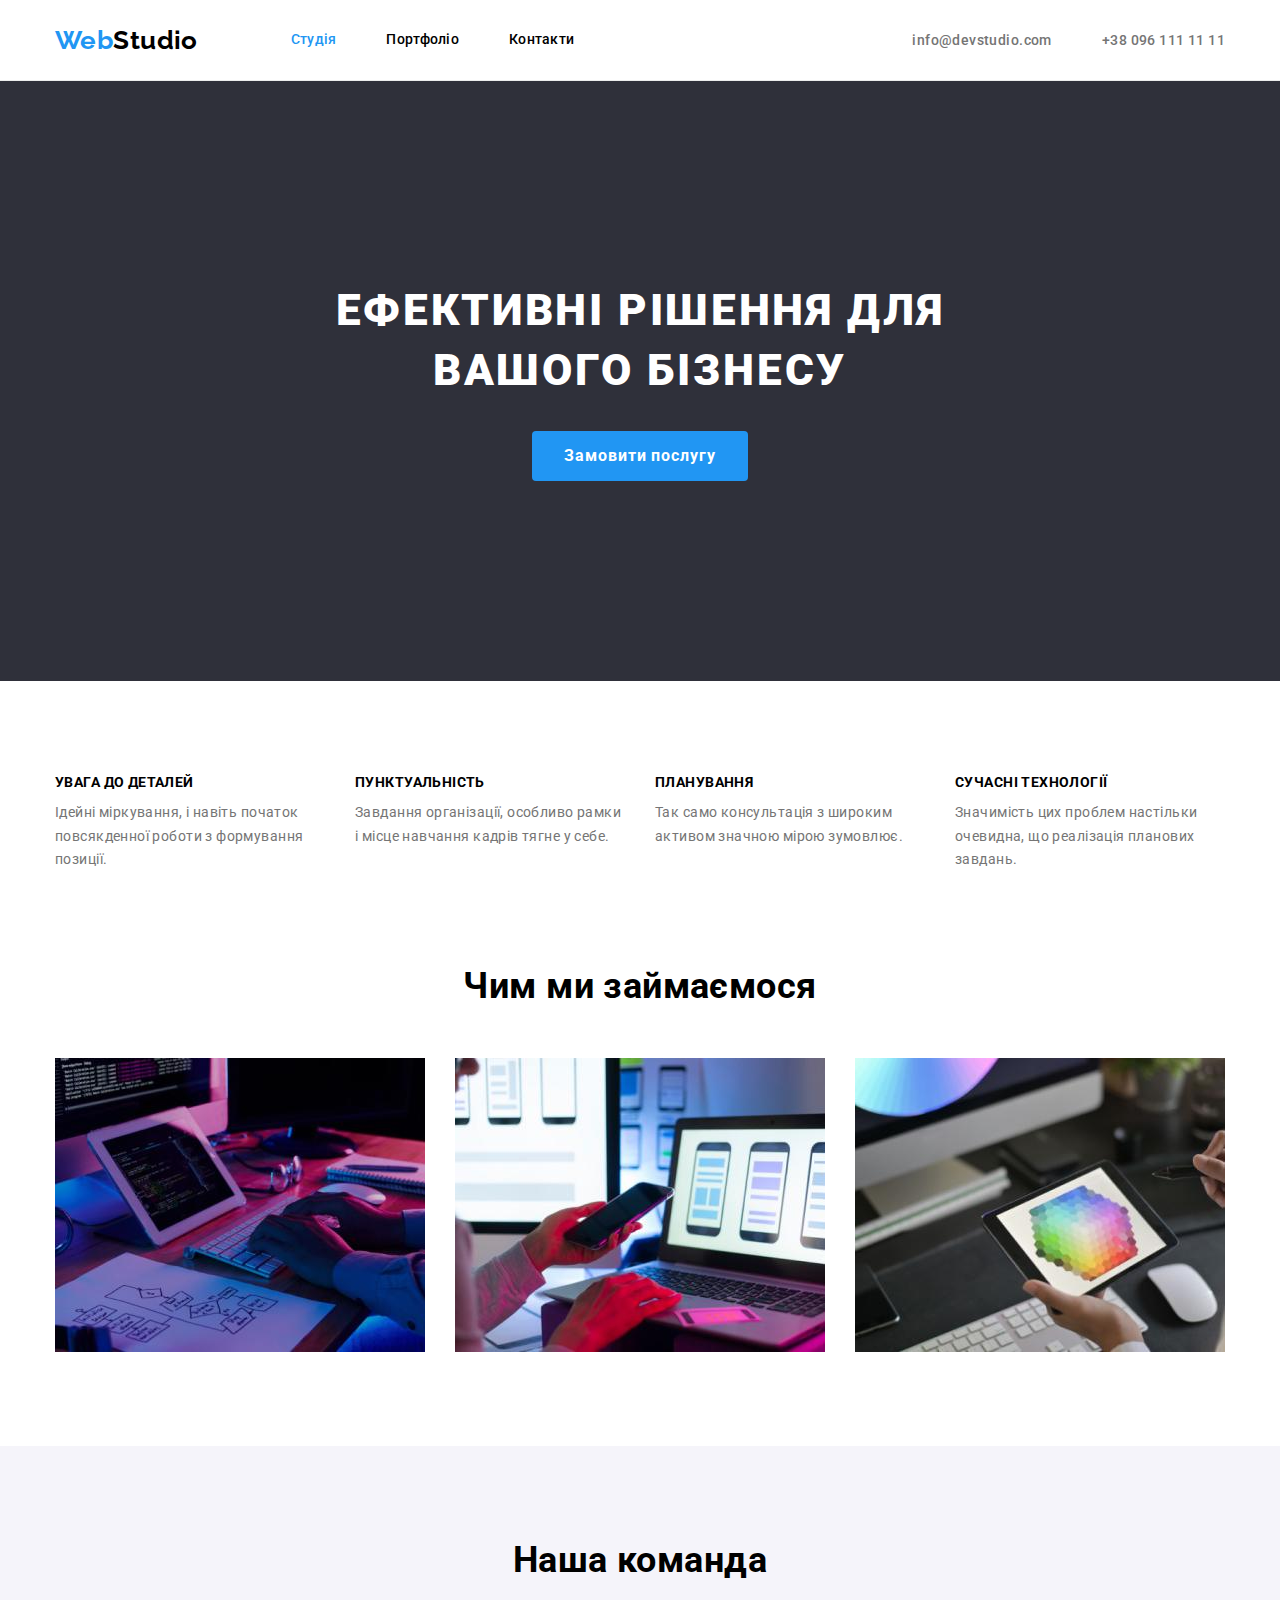
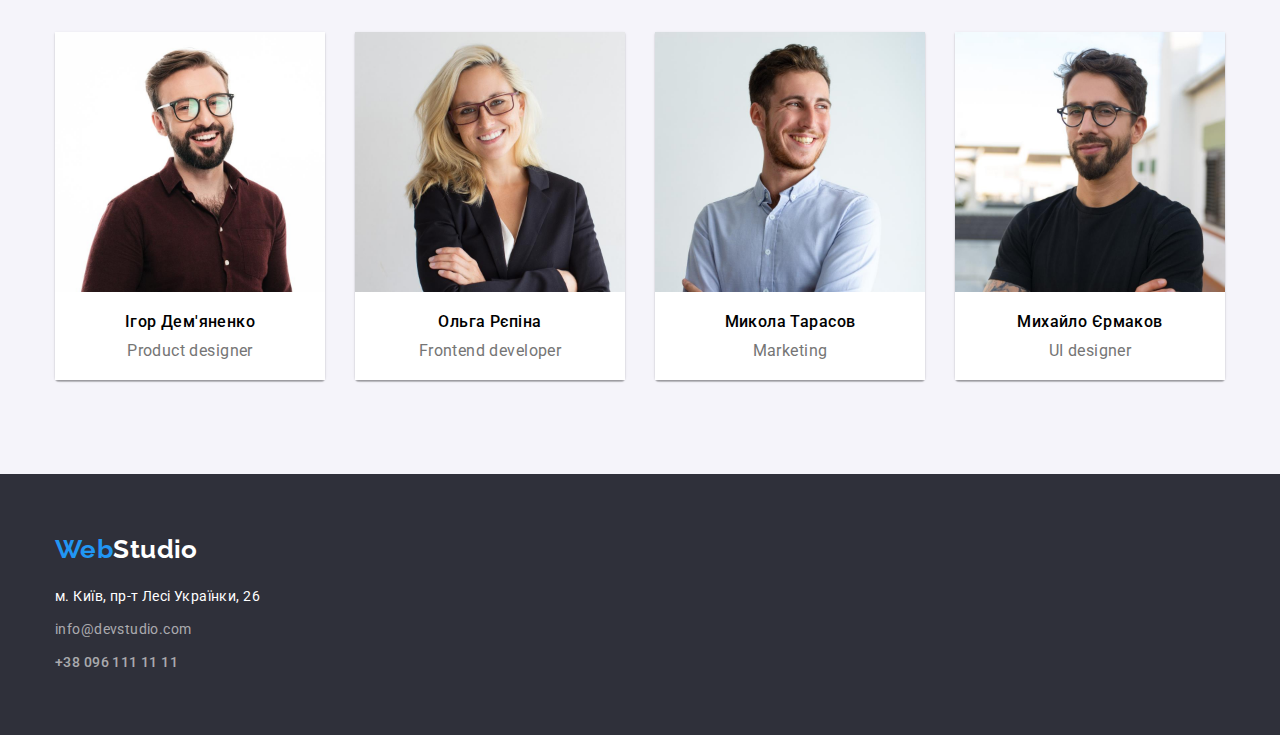
<file: index.html>
<!DOCTYPE html>
<html lang="uk">
  <head>
    <meta charset="UTF-8" />
    <meta http-equiv="X-UA-Compatible" content="IE=edge" />
    <meta name="viewport" content="width=device-width, initial-scale=1.0" />
    <title>Студія</title>
    <link
      href="https://fonts.googleapis.com/css2?family=Raleway:wght@700&family=Roboto:wght@400;500;700;900&display=swap"
      rel="stylesheet"
    />
    <link rel="stylesheet" href="css/normalize.css" />
    <link rel="stylesheet" href="css/styles.css" />
  </head>
  <body>
    <header class="header">
      <div class="container">
        <nav class="page-navigation">
          <a href="#" class="logo"><span>Web</span>Studio</a>
          <ul class="list">
            <li class="item"><a href="#" class="current a-tohover link">Студія</a></li>
            <li class="item">
              <a href="portfolio.html" class="p-link a-tohover link">Портфоліо</a>
            </li>
            <li class="item"><a href="#" class="c-link a-tohover link">Контакти</a></li>
          </ul>
        </nav>
        <ul class="contacts-list">
          <li class="item">
            <a href="mailto:info@devstudio.com" class="mail contact">info@devstudio.com</a>
          </li>
          <li class="item">
            <a href="tel:+380961111111" class="tel contact">+38 096 111 11 11</a>
          </li>
        </ul>
      </div>
    </header>
    <main class="main">
      <section class="section top-container">
        <h1 class="hero">Ефективні рішення для вашого бізнесу</h1>
        <button type="button" class="button">Замовити послугу</button>
      </section>
      <section class="section f-child">
        <div class="container">
          <h1 class="visually-hidden f-sec-des">Наші переваги</h1>
          <ul class="benefits-list">
            <li class="item">
              <div class="benefit">
                <h3 class="title">УВАГА ДО ДЕТАЛЕЙ</h3>
                <p class="text">
                  Ідейні міркування, і навіть початок повсякденної роботи з формування позиції.
                </p>
              </div>
            </li>
            <li class="item">
              <div class="benefit">
                <h3 class="title">ПУНКТУАЛЬНІСТЬ</h3>
                <p class="text">
                  Завдання організації, особливо рамки і місце навчання кадрів тягне у себе.
                </p>
              </div>
            </li>
            <li class="item">
              <div class="benefit">
                <h3 class="title">ПЛАНУВАННЯ</h3>
                <p class="text">Так само консультація з широким активом значною мірою зумовлює.</p>
              </div>
            </li>
            <li class="item">
              <div class="benefit">
                <h3 class="title">СУЧАСНІ ТЕХНОЛОГІЇ</h3>
                <p class="text">
                  Значимість цих проблем настільки очевидна, що реалізація планових завдань.
                </p>
              </div>
            </li>
          </ul>
        </div>
      </section>
      <section class="section s-child">
        <h2 class="sec-des">Чим ми займаємося</h2>
        <ul class="list">
          <div class="container">
            <li class="item">
              <img src="images/box_1.jpg" alt="Розробка" width="370" />
            </li>
            <li class="item">
              <img src="images/box_2.jpg" alt="Мультиплатформність" width="370" />
            </li>
            <li class="item">
              <img src="images/box_3.jpg" alt="Дизайн" width="370" />
            </li>
          </div>
        </ul>
      </section>
      <section class="section t-child">
        <div class="container">
          <h2 class="sec-des">Наша команда</h2>
          <ul class="list">
            <li class="item">
              <img src="images/tc1.jpg" alt="Product designer" width="270" />
              <div class="person-card">
                <h3 class="name">Ігор Дем'яненко</h3>
                <p class="role">Product designer</p>
              </div>
            </li>
            <li class="item">
              <img src="images/tc2.jpg" alt="Frontend developer" width="270" />
              <div class="person-card">
                <h3 class="name">Ольга Рєпіна</h3>
                <p class="role">Frontend developer</p>
              </div>
            </li>
            <li class="item">
              <img src="images/tc3.jpg" alt="Marketing manager" width="270" />
              <div class="person-card">
                <h3 class="name">Микола Тарасов</h3>
                <p class="role">Marketing</p>
              </div>
            </li>
            <li class="item">
              <img src="images/tc4.jpg" alt="UI designer" width="270" />
              <div class="person-card">
                <h3 class="name">Михайло Єрмаков</h3>
                <p class="role">UI designer</p>
              </div>
            </li>
          </ul>
        </div>
      </section>
    </main>
    <footer class="footer">
      <div class="container">
        <a href="#" class="logo"><span>Web</span>Studio</a>
        <address class="address">
          <ul class="list">
            <li class="item">
              <a
                href="https://www.google.com.ua/maps/place/%D0%B1%D1%83%D0%BB.+%D0%9B%D0%B5%D1%81%D0%B8+%D0%A3%D0%BA%D1%80%D0%B0%D0%B8%D0%BD%D0%BA%D0%B8,+26,+%D0%9A%D0%B8%D0%B5%D0%B2,+02000/@50.4265841,30.5361918,17z/data=!3m1!4b1!4m5!3m4!1s0x40d4cf0e033ecbe9:0x57a4dffefec77da0!8m2!3d50.4265807!4d30.5383859?hl=ru"
                target="_blank"
                rel="noopener noreferrer"
                class="coor"
                >м. Київ, пр-т Лесі Українки, 26</a
              >
            </li>
            <li class="item">
              <a href="mailto:info@devstudio.com" class="mail">info@devstudio.com</a>
            </li>
            <li class="item"><a href="tel:+380961111111" class="tel">+38 096 111 11 11</a></li>
          </ul>
        </address>
      </div>
    </footer>
  </body>
</html>
</file>
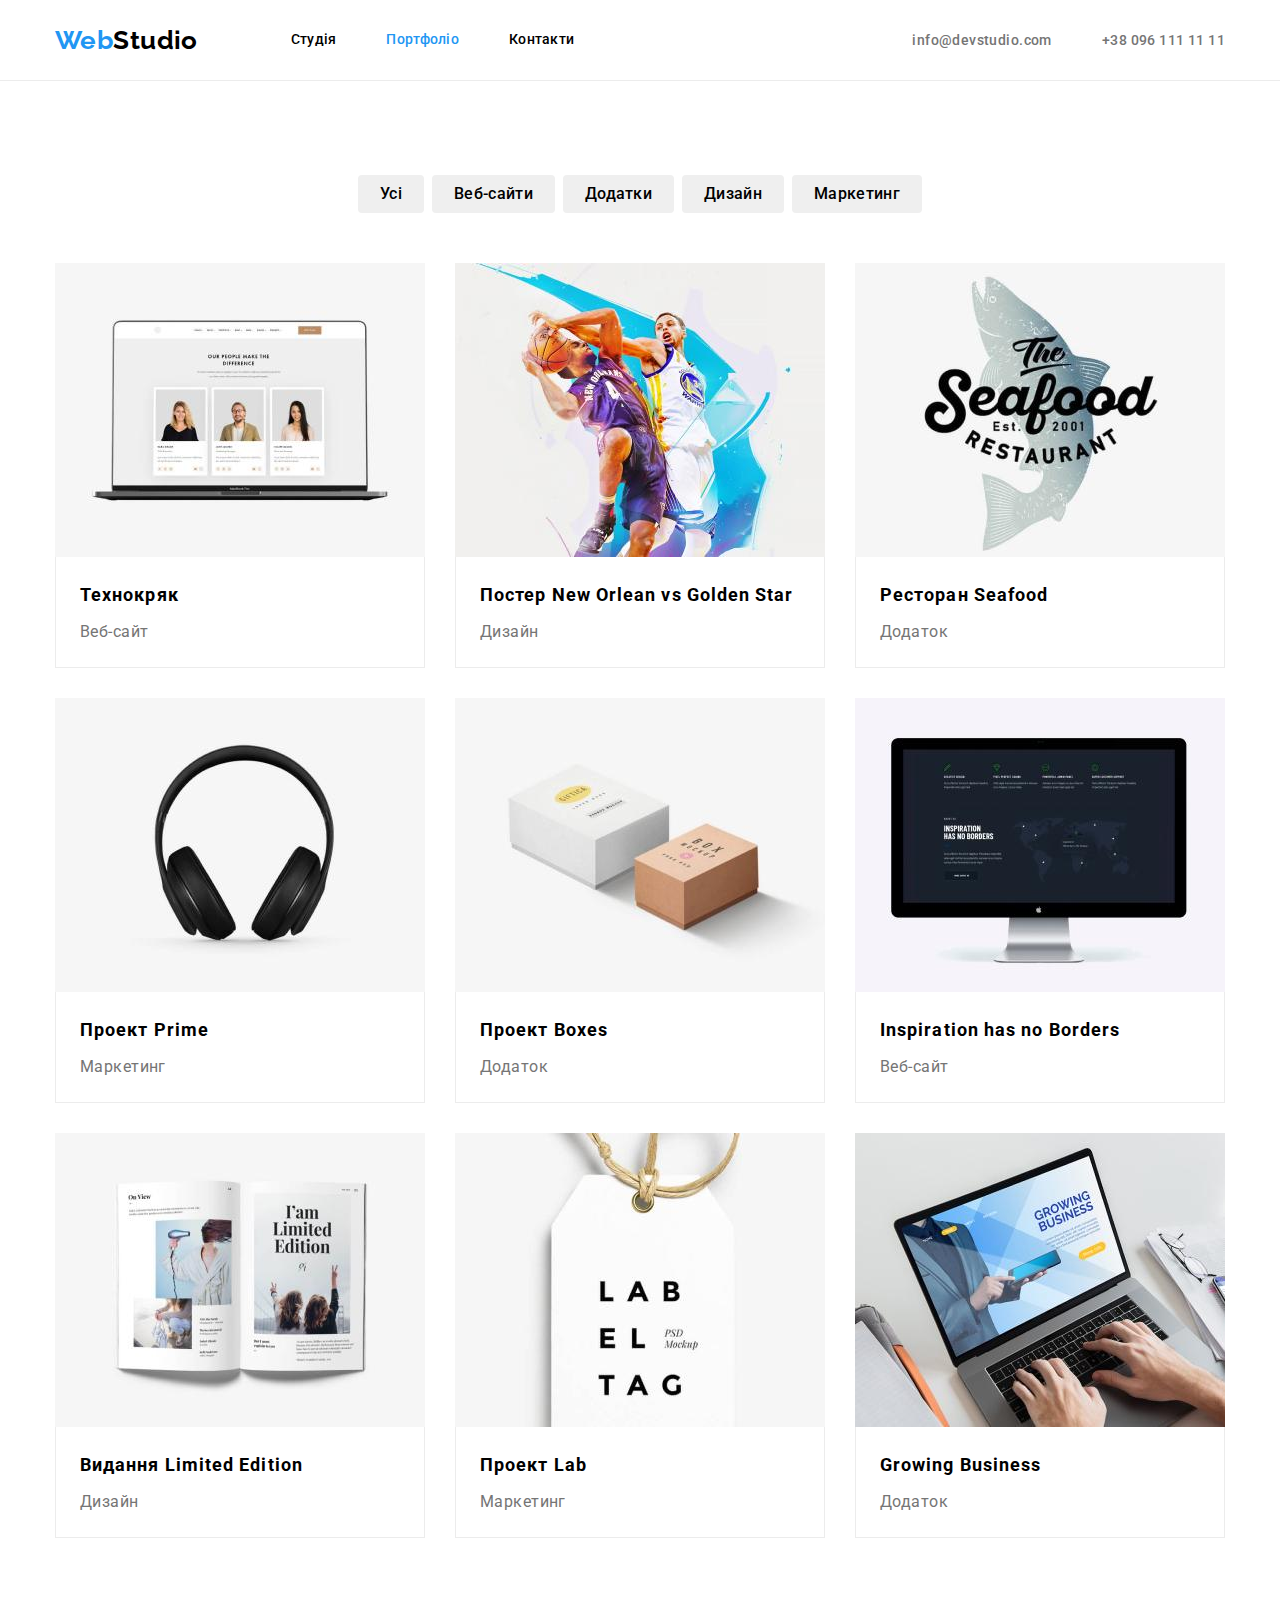
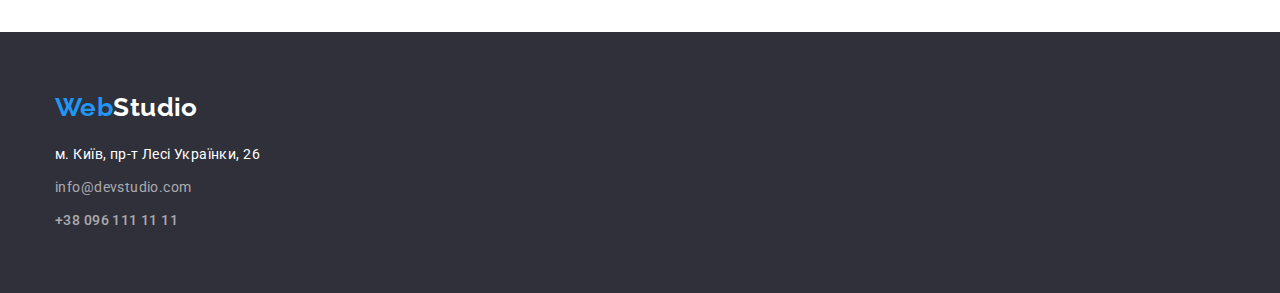
<file: portfolio.html>
<!DOCTYPE html>
<html lang="uk">
  <head>
    <meta charset="UTF-8" />
    <meta http-equiv="X-UA-Compatible" content="IE=edge" />
    <meta name="viewport" content="width=device-width, initial-scale=1.0" />
    <title>Портфоліо</title>
    <link
      href="https://fonts.googleapis.com/css2?family=Raleway:wght@700&family=Roboto:wght@400;500;700;900&display=swap"
      rel="stylesheet"
    />
    <link rel="stylesheet" href="css/normalize.css" />
    <link rel="stylesheet" href="css/styles.css" />
  </head>
  <body>
    <header class="header">
      <div class="container">
        <nav class="page-navigation">
          <a href="#" class="logo"><span>Web</span>Studio</a>
          <ul class="list">
            <li class="item"><a href="index.html" class="s-link a-tohover link">Студія</a></li>
            <li class="item"><a href="#" class="current a-tohover link">Портфоліо</a></li>
            <li class="item"><a href="#" class="c-link a-tohover link">Контакти</a></li>
          </ul>
        </nav>
        <ul class="contacts-list">
          <li class="item">
            <a href="mailto:info@devstudio.com" class="mail contact">info@devstudio.com</a>
          </li>
          <li class="item">
            <a href="tel:+380961111111" class="tel contact">+38 096 111 11 11</a>
          </li>
        </ul>
      </div>
    </header>
    <main>
      <section class="section main">
        <div class="container">
          <h1 class="visually-hidden">Наші роботи</h1>
          <ul class="buttons-list">
            <li><button type="button" class="button">Усі</button></li>
            <li><button type="button" class="button">Веб-сайти</button></li>
            <li><button type="button" class="button">Додатки</button></li>
            <li><button type="button" class="button">Дизайн</button></li>
            <li><button type="button" class="button">Маркетинг</button></li>
          </ul>
          <ul class="list">
            <li>
              <img src="images/project0.jpg" alt="Проект веб-сайту" width="370" />
              <div class="card">
                <h3 class="title">Технокряк</h3>
                <p class="text">Веб-сайт</p>
              </div>
            </li>
            <li>
              <img src="images/project.jpg" alt="Постер матчу з баскетболу" width="370" />
              <div class="card">
                <h2 class="title">Постер New Orlean vs Golden Star</h2>
                <p class="text">Дизайн</p>
              </div>
            </li>
            <li>
              <img src="images/project1.jpg" alt="Лого ресторану морепродуктів" width="370" />
              <div class="card">
                <h3 class="title">Ресторан Seafood</h3>
                <p class="text">Додаток</p>
              </div>
            </li>
            <li>
              <img src="images/project2.jpg" alt="Навушники" width="370" />
              <div class="card">
                <h3 class="title">Проект Prime</h3>
                <p class="text">Маркетинг</p>
              </div>
            </li>
            <li>
              <img src="images/project3.jpg" alt="Дві коробки різного кольору" width="370" />
              <div class="card">
                <h3 class="title">Проект Boxes</h3>
                <p class="text">Додаток</p>
              </div>
            </li>
            <li>
              <img src="images/project4.jpg" alt="Монітор з картою світу" width="370" />
              <div class="card">
                <h3 class="title">Inspiration has no Borders</h3>
                <p class="text">Веб-сайт</p>
              </div>
            </li>
            <li>
              <img src="images/project5.jpg" alt="Відкритий глянцевий журнал" width="370" />
              <div class="card">
                <h3 class="title">Видання Limited Edition</h3>
                <p class="text">Дизайн</p>
              </div>
            </li>
            <li>
              <img src="images/project6.jpg" alt="Бірка з назвою проекту" width="370" />
              <div class="card">
                <h3 class="title">Проект Lab</h3>
                <p class="text">Маркетинг</p>
              </div>
            </li>
            <li>
              <img
                src="images/project7.jpg"
                alt="Людина працює у додатку за ноутбуком"
                width="370"
              />
              <div class="card">
                <h3 class="title">Growing Business</h3>
                <p class="text">Додаток</p>
              </div>
            </li>
          </ul>
        </div>
      </section>
    </main>
    <footer class="footer">
      <div class="container">
        <a href="#" class="logo"><span>Web</span>Studio</a>
        <address class="address">
          <ul class="list">
            <li class="item">
              <a
                href="https://www.google.com.ua/maps/place/%D0%B1%D1%83%D0%BB.+%D0%9B%D0%B5%D1%81%D0%B8+%D0%A3%D0%BA%D1%80%D0%B0%D0%B8%D0%BD%D0%BA%D0%B8,+26,+%D0%9A%D0%B8%D0%B5%D0%B2,+02000/@50.4265841,30.5361918,17z/data=!3m1!4b1!4m5!3m4!1s0x40d4cf0e033ecbe9:0x57a4dffefec77da0!8m2!3d50.4265807!4d30.5383859?hl=ru"
                target="_blank"
                rel="noopener noreferrer"
                class="coor"
                >м. Київ, пр-т Лесі Українки, 26</a
              >
            </li>
            <li class="item">
              <a href="mailto:info@devstudio.com" class="mail">info@devstudio.com</a>
            </li>
            <li class="item"><a href="tel:+380961111111" class="tel">+38 096 111 11 11</a></li>
          </ul>
        </address>
      </div>
    </footer>
  </body>
</html>
</file>
<file: css/styles.css>
:root {
  --main-background-color: #ffffff;
  --first-background-color: #2f303a;
  --second-background-color: #f5f4fa;
  --third-background-color: #2196f3;
  --main-color: black;
  --first-color: #2196f3;
  --second-color: #757575;
  --third-color: rgba(255, 255, 255, 60%);
  --fourth-color: white;
  --border-color: #ececec;
}
*,
*:before,
*:after {
  box-sizing: border-box;
}
body {
  font-family: 'Roboto', 'Raleway', sans-serif;
  font-size: 14px;
  letter-spacing: 0.03em;
}

/* UTILITIES */
.list,
.contacts-list,
.buttons-list,
.benefits-list {
  list-style: none;
  margin: 0;
  padding: 0;
}
h1,
h2,
h3,
h4,
h5,
h6,
p {
  margin: 0;
  padding: 0;
}

.container {
  width: 1200px;
  padding: 0 15px;
  margin: 0 auto;
}

img {
  display: block;
  max-width: 100%;
  height: auto;
}

.visually-hidden {
  position: absolute;
  width: 1px;
  height: 1px;
  margin: -1px;
  border: 0;
  padding: 0;

  white-space: nowrap;
  clip-path: inset(100%);
  clip: rect(0 0 0 0);
  overflow: hidden;
}
.section {
  padding: 94px 0;
}
/* UTILITIES */

/* HEADER */

.header {
  border-bottom: 1px solid var(--border-color);
  padding: 0 25px;
}

.logo {
  font-family: 'Raleway';
  font-size: 26px;
  font-weight: 700;
  line-height: 1.19;
  text-align: left;
}

.logo span {
  color: var(--first-color);
}

.logo:visited {
  color: var(--main-color);
}

.header .logo,
.current,
.p-link,
.c-link,
.mail,
.tel,
.s-link {
  text-decoration: none;
}

.header .logo,
.current,
.p-link,
.c-link,
.s-link {
  color: var(--main-color);
}

.header .mail,
.tel {
  color: var(--second-color);
  font-weight: 500;
}

.header .current {
  color: var(--first-color);
}

.contact:hover,
.contact:focus {
  color: var(--first-color);
}

.a-tohover:hover,
.a-tohover:focus {
  color: var(--first-color);
}

.header .list .item {
  font-weight: 500;
  line-height: 1.14;
  letter-spacing: 0.02em;
}

.header .list {
  display: flex;
  gap: 50px;
}

.link {
  display: block;
  padding: 32px 0;
}

.contacts-list {
  display: flex;
  gap: 50px;
  margin-left: auto;
}

.header .container {
  display: flex;
  align-items: center;
  /* justify-content: space-around; */
}

.page-navigation {
  display: flex;
  align-items: center;
  gap: 93px;
}

/* HEADER END */

/* BODY */
.main .buttons-list .button {
  font-size: 16px;
  font-weight: 500;
  line-height: 1.625;
  letter-spacing: 0.02em;
  border: none;
  border-radius: 4px;
  text-align: center;
  font-family: inherit;
  padding: 6px 22px;
}
.main .buttons-list {
  display: flex;
  gap: 8px;
  justify-content: center;
  margin-bottom: 50px;
}

.main .buttons-list .button:hover {
  color: var(--fourth-color);
  background-color: var(--third-background-color);
  border-radius: 4px;
  border: none;
  cursor: pointer;
  font-family: inherit;
}

.main .list {
  display: flex;
  flex-wrap: wrap;
  gap: 30px;
}
.card {
  padding: 20px 24px;

  border-left: 1px solid var(--border-color);
  border-right: 1px solid var(--border-color);
  border-bottom: 1px solid var(--border-color);
}

.main .list .title {
  font-size: 18px;
  font-weight: 700;
  line-height: 2;
  letter-spacing: 0.06em;
  color: var(--main-color);
  margin-bottom: 4px;
}

.main .list .text {
  font-size: 16px;
  line-height: 1.875;
  color: var(--second-color);
  margin: 0;
}

.main .top-container {
  background-color: var(--first-background-color);
  text-align: center;
  padding: 200px 0;
}

.hero {
  margin-bottom: 30px;
  margin-left: auto;
  margin-right: auto;
  text-align: center;
  width: 696px;

  font-size: 44px;
  font-weight: 900;
  line-height: 1.36;
  letter-spacing: 0.06em;
  color: var(--fourth-color);
  text-transform: uppercase;
}

.top-container .button {
  padding: 10px 32px;

  color: var(--fourth-color);
  background-color: var(--third-background-color);
  font-family: inherit;
  font-size: 16px;
  font-weight: 700;
  line-height: 1.875;
  letter-spacing: 0.06em;
  border: none;
  border-radius: 4px;
}

.f-child .container {
  padding: 0 15px;
}

.f-child {
  padding-bottom: 0;
}
.f-child .benefit {
  display: flex;
  flex-direction: column;
  width: 270px;
  text-align: left;
}

.benefits-list .item + .item {
  margin-left: 30px;
}
.f-child .benefits-list {
  display: flex;
}

.f-child .benefits-list .title {
  margin-bottom: 10px;
  font-size: inherit;
  font-weight: 700;
  line-height: 1.14;
}

.f-child .benefits-list .text {
  line-height: 1.71;
  color: var(--second-color);
}

.s-child .sec-des {
  text-align: center;
  margin-bottom: 50px;
  padding-top: 0;
}

.s-child .container {
  display: flex;
  justify-content: center;
}

.s-child .list .item + .item {
  margin-left: 30px;
}

.sec-des {
  font-size: 36px;
  font-weight: 700;
  line-height: 1.16;
}

.t-child {
  background-color: var(--second-background-color);
}
.t-child .item {
  box-shadow: 0px 1px 3px rgba(0, 0, 0, 0.12), 0px 1px 1px rgba(0, 0, 0, 0.14),
    0px 2px 1px rgba(0, 0, 0, 0.2);
  border-radius: 0px 0px 4px 4px;
}

.t-child .sec-des {
  text-align: center;
  margin-bottom: 50px;
}

.t-child .list .name {
  font-size: 16px;
  font-weight: 500;
  line-height: 1.187;
  text-align: center;
  margin-bottom: 10px;
}

.t-child .list .role {
  font-size: 16px;
  line-height: 1.187;
  color: var(--second-color);
  text-align: center;
}

.t-child .person-card {
  padding: 20px 24px;
  background-color: var(--fourth-color);
}
/* BODY END */

/* FOOTER */
.footer {
  background-color: var(--first-background-color);
  padding: 60px 0;
}

.footer .logo,
.mail,
.tel,
.coor {
  text-decoration: none;
}

.footer .logo {
  color: var(--fourth-color);
  margin-bottom: 20px;
}
.footer .logo:visited {
  color: var(--fourth-color);
}

.footer .coor {
  color: var(--fourth-color);
}

.footer .tel,
.mail {
  color: var(--third-color);
}

.footer .list .item {
  font-size: 14px;
  line-height: 1.71;
  letter-spacing: 0.03em;
}
.footer .list .item + .item {
  margin-top: 9px;
}

.footer .address {
  font-style: normal;
}

.footer .container {
  display: flex;
  flex-direction: column;
}
</file>
